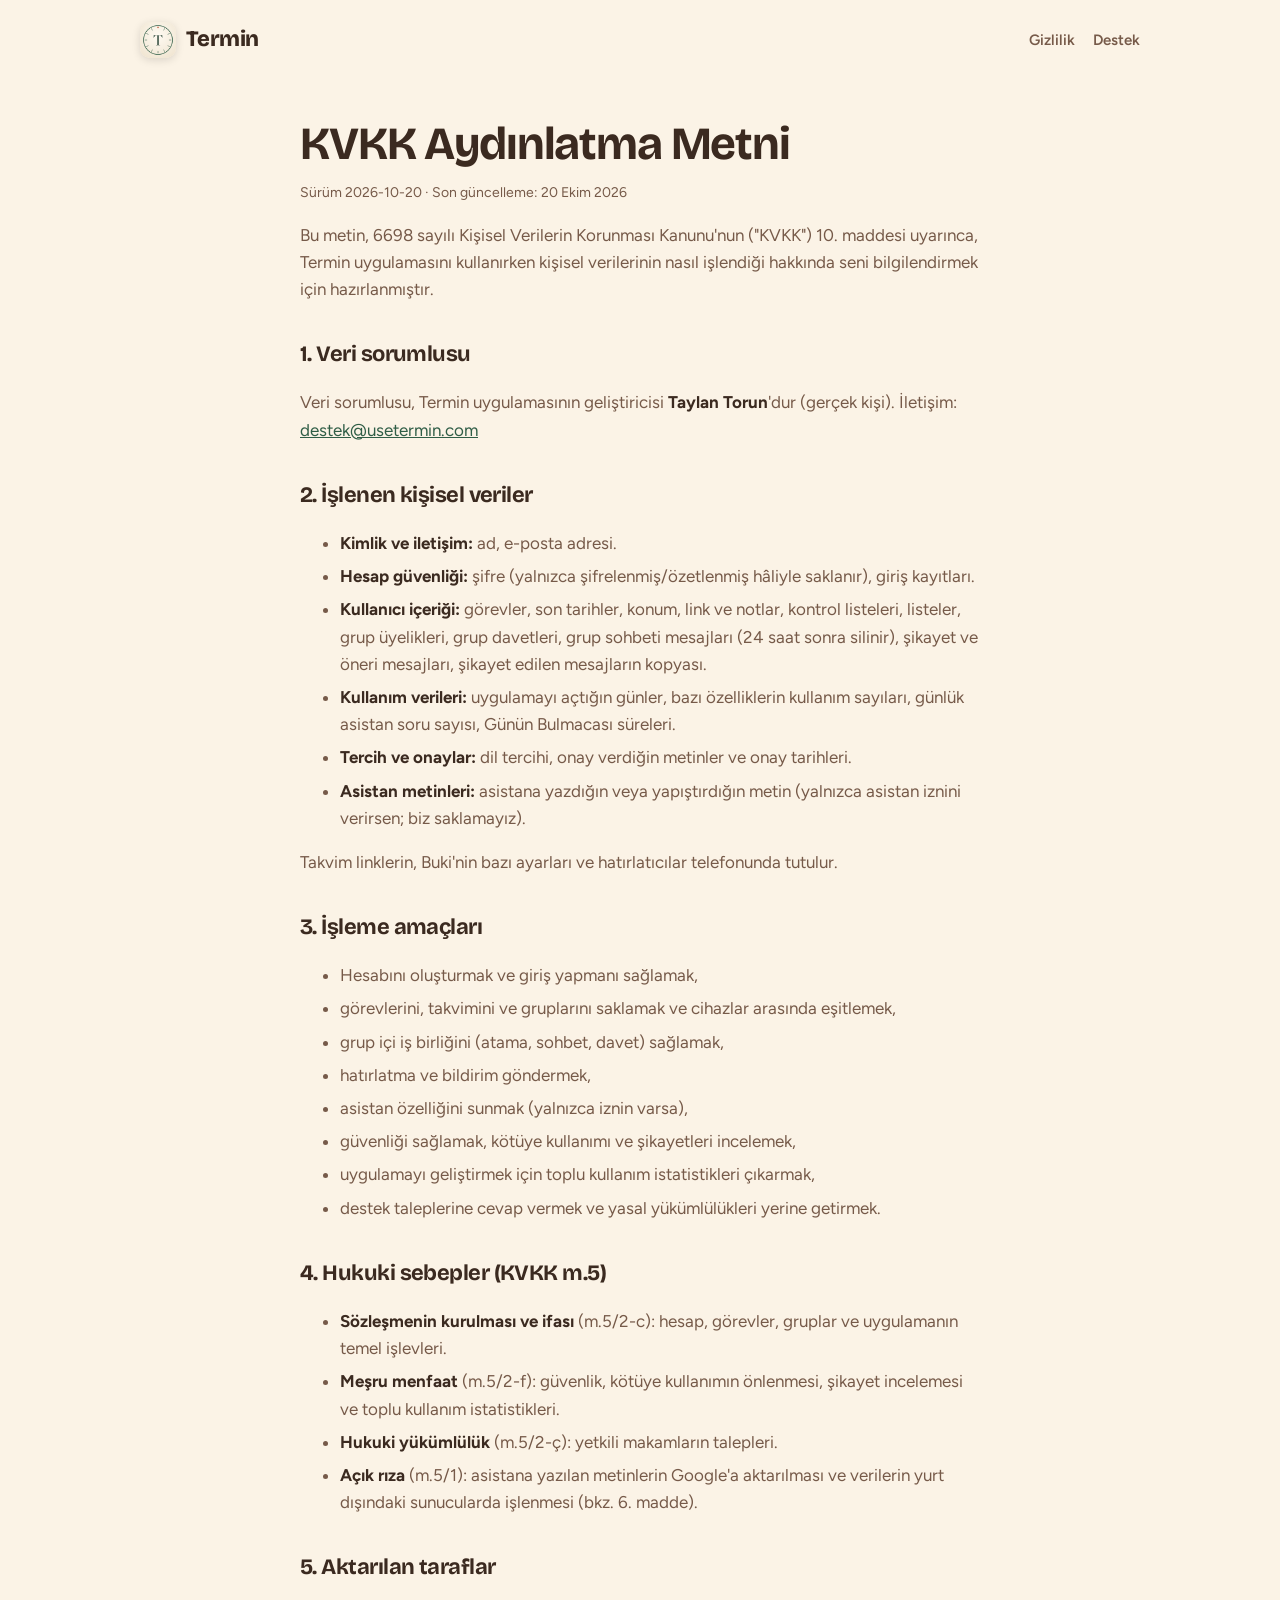
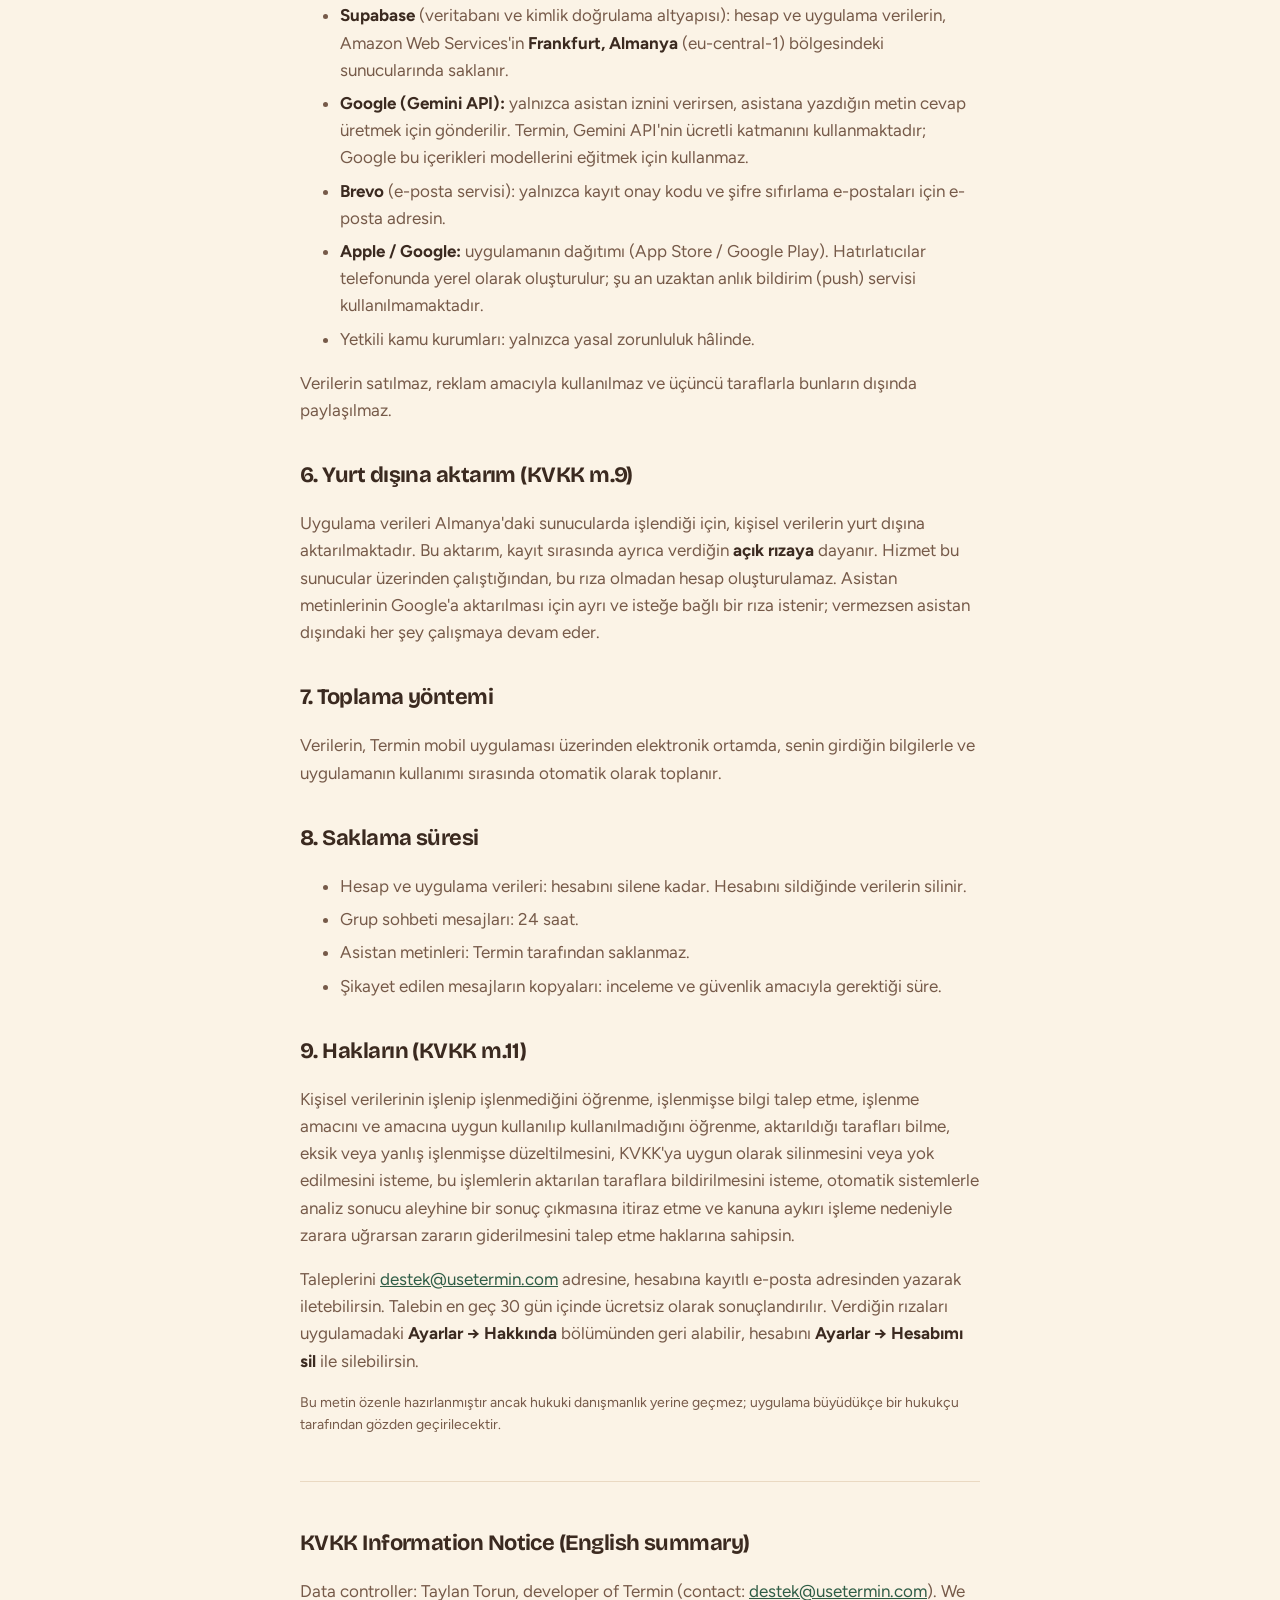
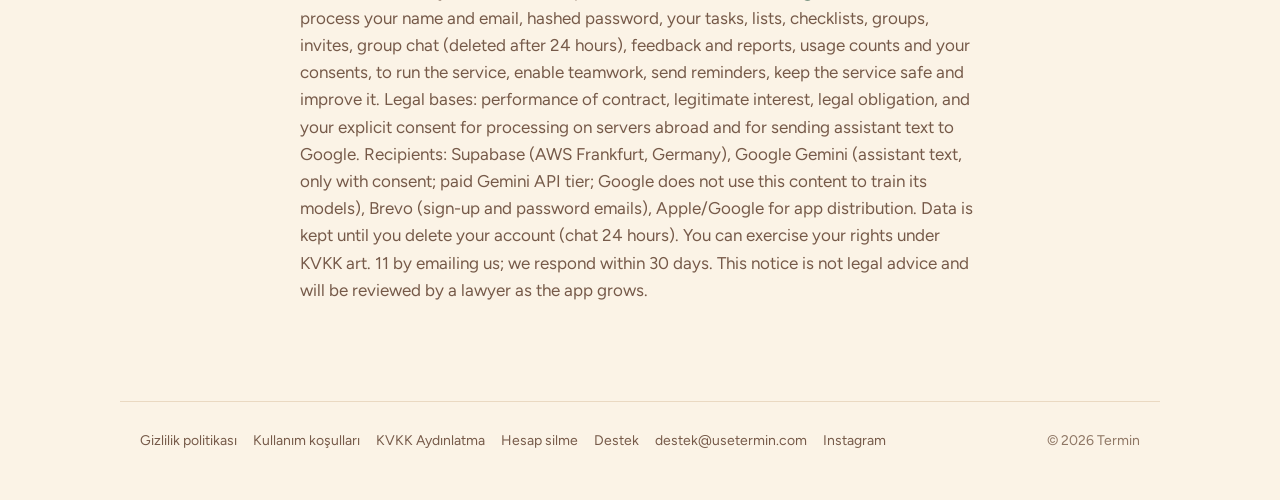
<file: aydinlatma.html>
<!doctype html><html lang="tr"><head><title>KVKK Aydınlatma Metni · Termin</title><meta charset="utf-8"><meta name="viewport" content="width=device-width,initial-scale=1"><link rel="preconnect" href="https://fonts.googleapis.com"><link rel="preconnect" href="https://fonts.gstatic.com" crossorigin><link href="https://fonts.googleapis.com/css2?family=Bricolage+Grotesque:wght@600;800&family=Figtree:wght@400;500;600;700&display=swap" rel="stylesheet"><link rel="stylesheet" href="style.css"><link rel="icon" href="icon.png"><link rel="apple-touch-icon" href="icon.png"></head><body>
<header class="wrap top"><a class="brand" href="./"><img src="icon.png" alt="">Termin</a><nav><a href="gizlilik.html">Gizlilik</a><a href="destek.html">Destek</a></nav></header>
<main class="doc">
<h1>KVKK Aydınlatma Metni</h1>
<p class="meta">Sürüm 2026-10-20 · Son güncelleme: 20 Ekim 2026</p>
<p>Bu metin, 6698 sayılı Kişisel Verilerin Korunması Kanunu'nun ("KVKK") 10. maddesi uyarınca, Termin uygulamasını kullanırken kişisel verilerinin nasıl işlendiği hakkında seni bilgilendirmek için hazırlanmıştır.</p>

<h2>1. Veri sorumlusu</h2>
<p>Veri sorumlusu, Termin uygulamasının geliştiricisi <strong>Taylan Torun</strong>'dur (gerçek kişi). İletişim: <a href="mailto:destek@usetermin.com">destek@usetermin.com</a></p>

<h2>2. İşlenen kişisel veriler</h2>
<ul>
<li><strong>Kimlik ve iletişim:</strong> ad, e-posta adresi.</li>
<li><strong>Hesap güvenliği:</strong> şifre (yalnızca şifrelenmiş/özetlenmiş hâliyle saklanır), giriş kayıtları.</li>
<li><strong>Kullanıcı içeriği:</strong> görevler, son tarihler, konum, link ve notlar, kontrol listeleri, listeler, grup üyelikleri, grup davetleri, grup sohbeti mesajları (24 saat sonra silinir), şikayet ve öneri mesajları, şikayet edilen mesajların kopyası.</li>
<li><strong>Kullanım verileri:</strong> uygulamayı açtığın günler, bazı özelliklerin kullanım sayıları, günlük asistan soru sayısı, Günün Bulmacası süreleri.</li>
<li><strong>Tercih ve onaylar:</strong> dil tercihi, onay verdiğin metinler ve onay tarihleri.</li>
<li><strong>Asistan metinleri:</strong> asistana yazdığın veya yapıştırdığın metin (yalnızca asistan iznini verirsen; biz saklamayız).</li>
</ul>
<p>Takvim linklerin, Buki'nin bazı ayarları ve hatırlatıcılar telefonunda tutulur.</p>

<h2>3. İşleme amaçları</h2>
<ul>
<li>Hesabını oluşturmak ve giriş yapmanı sağlamak,</li>
<li>görevlerini, takvimini ve gruplarını saklamak ve cihazlar arasında eşitlemek,</li>
<li>grup içi iş birliğini (atama, sohbet, davet) sağlamak,</li>
<li>hatırlatma ve bildirim göndermek,</li>
<li>asistan özelliğini sunmak (yalnızca iznin varsa),</li>
<li>güvenliği sağlamak, kötüye kullanımı ve şikayetleri incelemek,</li>
<li>uygulamayı geliştirmek için toplu kullanım istatistikleri çıkarmak,</li>
<li>destek taleplerine cevap vermek ve yasal yükümlülükleri yerine getirmek.</li>
</ul>

<h2>4. Hukuki sebepler (KVKK m.5)</h2>
<ul>
<li><strong>Sözleşmenin kurulması ve ifası</strong> (m.5/2-c): hesap, görevler, gruplar ve uygulamanın temel işlevleri.</li>
<li><strong>Meşru menfaat</strong> (m.5/2-f): güvenlik, kötüye kullanımın önlenmesi, şikayet incelemesi ve toplu kullanım istatistikleri.</li>
<li><strong>Hukuki yükümlülük</strong> (m.5/2-ç): yetkili makamların talepleri.</li>
<li><strong>Açık rıza</strong> (m.5/1): asistana yazılan metinlerin Google'a aktarılması ve verilerin yurt dışındaki sunucularda işlenmesi (bkz. 6. madde).</li>
</ul>

<h2>5. Aktarılan taraflar</h2>
<ul>
<li><strong>Supabase</strong> (veritabanı ve kimlik doğrulama altyapısı): hesap ve uygulama verilerin, Amazon Web Services'in <strong>Frankfurt, Almanya</strong> (eu-central-1) bölgesindeki sunucularında saklanır.</li>
<li><strong>Google (Gemini API):</strong> yalnızca asistan iznini verirsen, asistana yazdığın metin cevap üretmek için gönderilir. Termin, Gemini API'nin ücretli katmanını kullanmaktadır; Google bu içerikleri modellerini eğitmek için kullanmaz.</li>
<li><strong>Brevo</strong> (e-posta servisi): yalnızca kayıt onay kodu ve şifre sıfırlama e-postaları için e-posta adresin.</li>
<li><strong>Apple / Google:</strong> uygulamanın dağıtımı (App Store / Google Play). Hatırlatıcılar telefonunda yerel olarak oluşturulur; şu an uzaktan anlık bildirim (push) servisi kullanılmamaktadır.</li>
<li>Yetkili kamu kurumları: yalnızca yasal zorunluluk hâlinde.</li>
</ul>
<p>Verilerin satılmaz, reklam amacıyla kullanılmaz ve üçüncü taraflarla bunların dışında paylaşılmaz.</p>

<h2>6. Yurt dışına aktarım (KVKK m.9)</h2>
<p>Uygulama verileri Almanya'daki sunucularda işlendiği için, kişisel verilerin yurt dışına aktarılmaktadır. Bu aktarım, kayıt sırasında ayrıca verdiğin <strong>açık rızaya</strong> dayanır. Hizmet bu sunucular üzerinden çalıştığından, bu rıza olmadan hesap oluşturulamaz. Asistan metinlerinin Google'a aktarılması için ayrı ve isteğe bağlı bir rıza istenir; vermezsen asistan dışındaki her şey çalışmaya devam eder.</p>

<h2>7. Toplama yöntemi</h2>
<p>Verilerin, Termin mobil uygulaması üzerinden elektronik ortamda, senin girdiğin bilgilerle ve uygulamanın kullanımı sırasında otomatik olarak toplanır.</p>

<h2>8. Saklama süresi</h2>
<ul>
<li>Hesap ve uygulama verileri: hesabını silene kadar. Hesabını sildiğinde verilerin silinir.</li>
<li>Grup sohbeti mesajları: 24 saat.</li>
<li>Asistan metinleri: Termin tarafından saklanmaz.</li>
<li>Şikayet edilen mesajların kopyaları: inceleme ve güvenlik amacıyla gerektiği süre.</li>
</ul>

<h2>9. Hakların (KVKK m.11)</h2>
<p>Kişisel verilerinin işlenip işlenmediğini öğrenme, işlenmişse bilgi talep etme, işlenme amacını ve amacına uygun kullanılıp kullanılmadığını öğrenme, aktarıldığı tarafları bilme, eksik veya yanlış işlenmişse düzeltilmesini, KVKK'ya uygun olarak silinmesini veya yok edilmesini isteme, bu işlemlerin aktarılan taraflara bildirilmesini isteme, otomatik sistemlerle analiz sonucu aleyhine bir sonuç çıkmasına itiraz etme ve kanuna aykırı işleme nedeniyle zarara uğrarsan zararın giderilmesini talep etme haklarına sahipsin.</p>
<p>Taleplerini <a href="mailto:destek@usetermin.com">destek@usetermin.com</a> adresine, hesabına kayıtlı e-posta adresinden yazarak iletebilirsin. Talebin en geç 30 gün içinde ücretsiz olarak sonuçlandırılır. Verdiğin rızaları uygulamadaki <strong>Ayarlar → Hakkında</strong> bölümünden geri alabilir, hesabını <strong>Ayarlar → Hesabımı sil</strong> ile silebilirsin.</p>

<p class="meta">Bu metin özenle hazırlanmıştır ancak hukuki danışmanlık yerine geçmez; uygulama büyüdükçe bir hukukçu tarafından gözden geçirilecektir.</p>

<hr>
<h2>KVKK Information Notice (English summary)</h2>
<p>Data controller: Taylan Torun, developer of Termin (contact: <a href="mailto:destek@usetermin.com">destek@usetermin.com</a>). We process your name and email, hashed password, your tasks, lists, checklists, groups, invites, group chat (deleted after 24 hours), feedback and reports, usage counts and your consents, to run the service, enable teamwork, send reminders, keep the service safe and improve it. Legal bases: performance of contract, legitimate interest, legal obligation, and your explicit consent for processing on servers abroad and for sending assistant text to Google. Recipients: Supabase (AWS Frankfurt, Germany), Google Gemini (assistant text, only with consent; paid Gemini API tier; Google does not use this content to train its models), Brevo (sign-up and password emails), Apple/Google for app distribution. Data is kept until you delete your account (chat 24 hours). You can exercise your rights under KVKK art. 11 by emailing us; we respond within 30 days. This notice is not legal advice and will be reviewed by a lawyer as the app grows.</p>
</main></main>
<footer class="wrap"><div><a href="gizlilik.html">Gizlilik politikası</a><a href="kosullar.html">Kullanım koşulları</a><a href="aydinlatma.html">KVKK Aydınlatma</a><a href="hesap-silme.html">Hesap silme</a><a href="destek.html">Destek</a><a href="mailto:destek@usetermin.com">destek@usetermin.com</a><a href="https://instagram.com/apptermin" rel="noopener">Instagram</a></div><div>© 2026 Termin</div></footer>
</body></html>
</file>
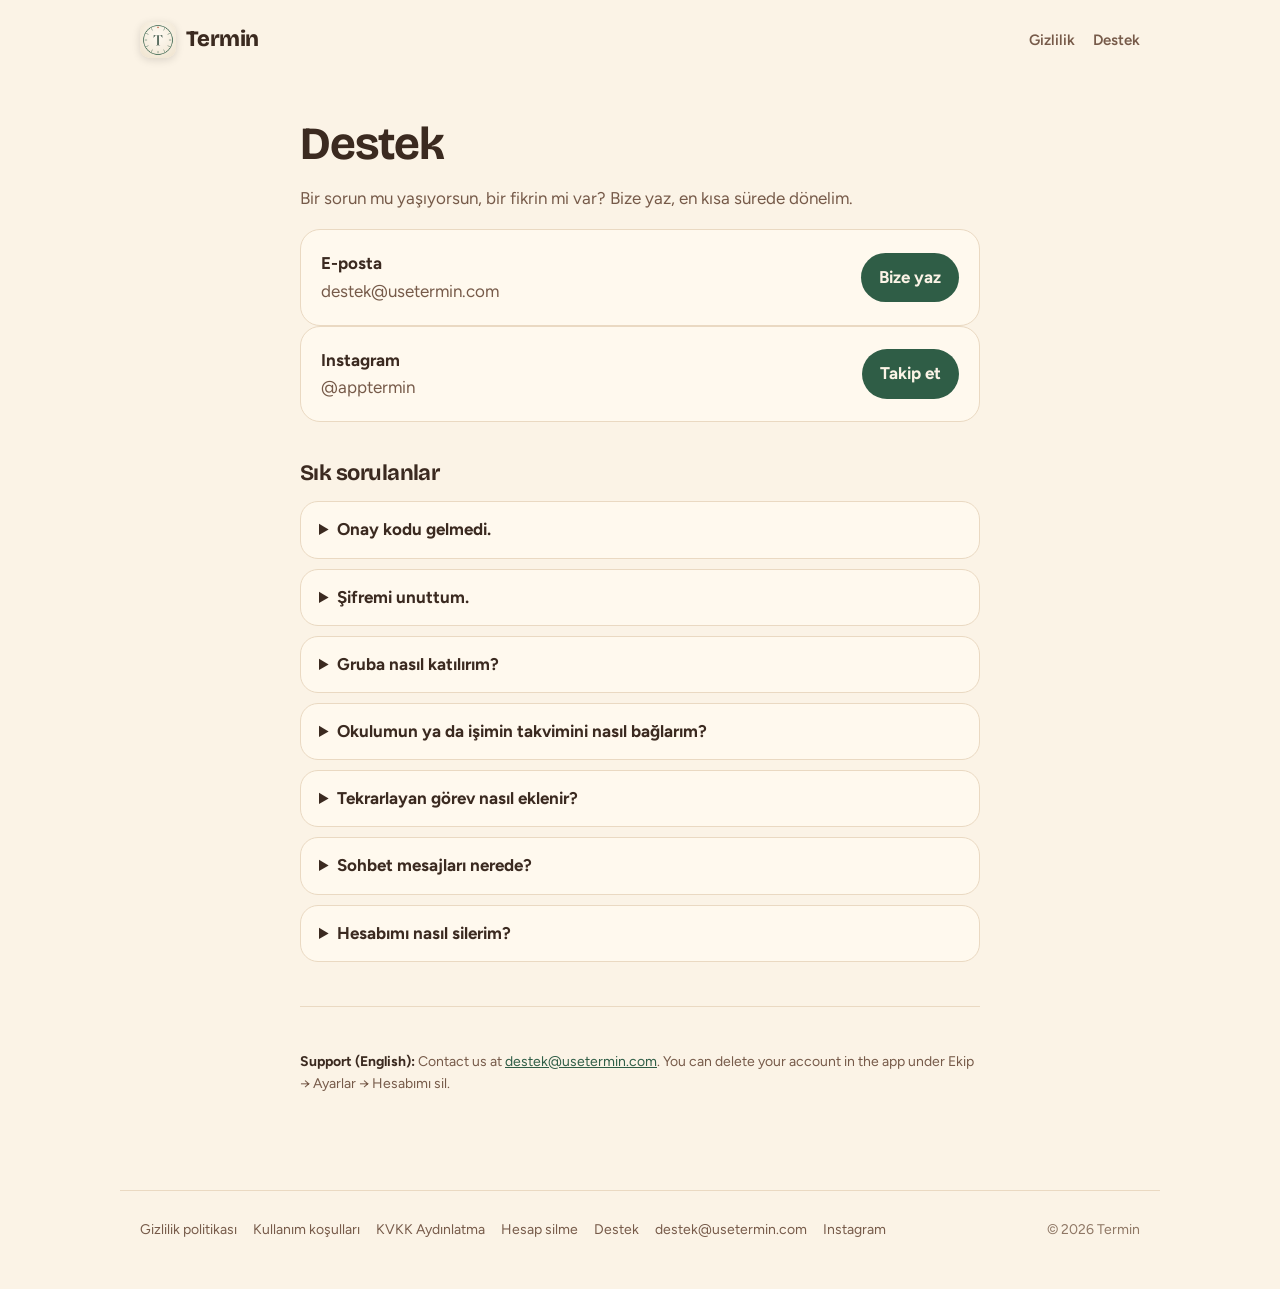
<file: destek.html>
<!doctype html><html lang="tr"><head><title>Destek · Termin</title><meta charset="utf-8"><meta name="viewport" content="width=device-width,initial-scale=1"><link rel="preconnect" href="https://fonts.googleapis.com"><link rel="preconnect" href="https://fonts.gstatic.com" crossorigin><link href="https://fonts.googleapis.com/css2?family=Bricolage+Grotesque:wght@600;800&family=Figtree:wght@400;500;600;700&display=swap" rel="stylesheet"><link rel="stylesheet" href="style.css"><link rel="icon" href="icon.png"><link rel="apple-touch-icon" href="icon.png"></head><body>
<header class="wrap top"><a class="brand" href="./"><img src="icon.png" alt="">Termin</a><nav><a href="gizlilik.html">Gizlilik</a><a href="destek.html">Destek</a></nav></header>
<main class="doc">
<h1>Destek</h1>
<p>Bir sorun mu yaşıyorsun, bir fikrin mi var? Bize yaz, en kısa sürede dönelim.</p>
<div class="card mail"><div><strong>E-posta</strong><br><span style="color:var(--muted)">destek@usetermin.com</span></div><a class="btn" href="mailto:destek@usetermin.com">Bize yaz</a></div>
<div class="card mail"><div><strong>Instagram</strong><br><span style="color:var(--muted)">@apptermin</span></div><a class="btn" href="https://instagram.com/apptermin" rel="noopener">Takip et</a></div>
<h2>Sık sorulanlar</h2>
<details><summary>Onay kodu gelmedi.</summary><p>Spam / gereksiz klasörüne bak. Gelmediyse uygulamada "Yeni kod gönder"e bas.</p></details>
<details><summary>Şifremi unuttum.</summary><p>Giriş ekranında "Şifremi unuttum"a dokun, mailine gelen linki telefonunda aç.</p></details>
<details><summary>Gruba nasıl katılırım?</summary><p>Arkadaşından davet kodunu iste, Ekip → "+ Yeni" → "Ekibe katıl".</p></details>
<details><summary>Okulumun ya da işimin takvimini nasıl bağlarım?</summary><p>Takvim sekmesinde sağ üstteki takvim+ simgesine dokun, Google, Outlook, Moodle, SUCourse ya da başka bir takvimin iCal linkini yapıştır, "Takvime Dahil Et"e bas.</p></details>
<details><summary>Tekrarlayan görev nasıl eklenir?</summary><p>Görev eklerken ya da düzenlerken "Tekrar" satırına dokun: her gün, 2 günde bir, her hafta, 2 haftada bir, her ay ya da özel aralık seç. Görevi bitirince sıradaki kendiliğinden eklenir.</p></details>
<details><summary>Sohbet mesajları nerede?</summary><p>Grup sohbeti mesajları 24 saat sonra otomatik silinir.</p></details>
<details><summary>Hesabımı nasıl silerim?</summary><p>Ekip → Ayarlar → "Hesabımı sil". Tüm verilerin kalıcı olarak silinir.</p></details>
<hr>
<p class="meta"><strong>Support (English):</strong> Contact us at <a href="mailto:destek@usetermin.com">destek@usetermin.com</a>. You can delete your account in the app under Ekip → Ayarlar → Hesabımı sil.</p>
</main>
<footer class="wrap"><div><a href="gizlilik.html">Gizlilik politikası</a><a href="kosullar.html">Kullanım koşulları</a><a href="aydinlatma.html">KVKK Aydınlatma</a><a href="hesap-silme.html">Hesap silme</a><a href="destek.html">Destek</a><a href="mailto:destek@usetermin.com">destek@usetermin.com</a><a href="https://instagram.com/apptermin" rel="noopener">Instagram</a></div><div>© 2026 Termin</div></footer>
</body></html>
</file>
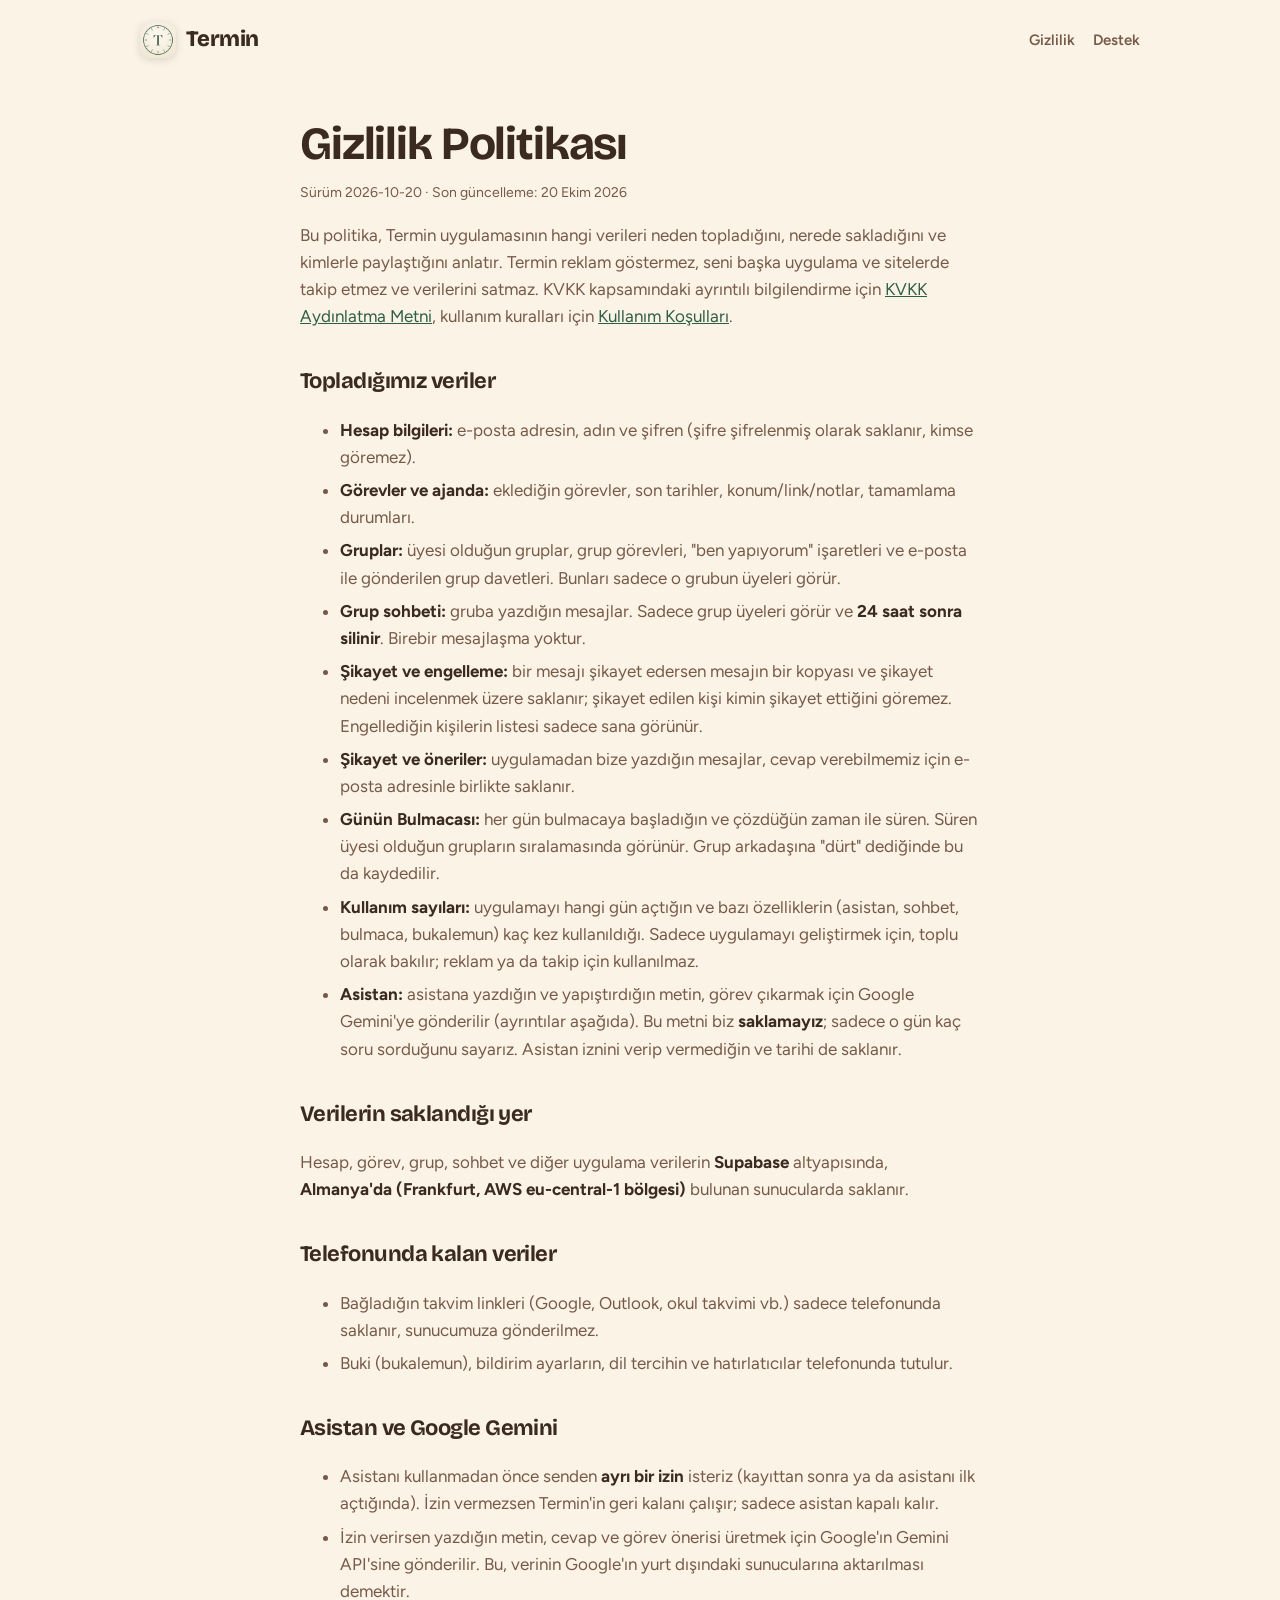
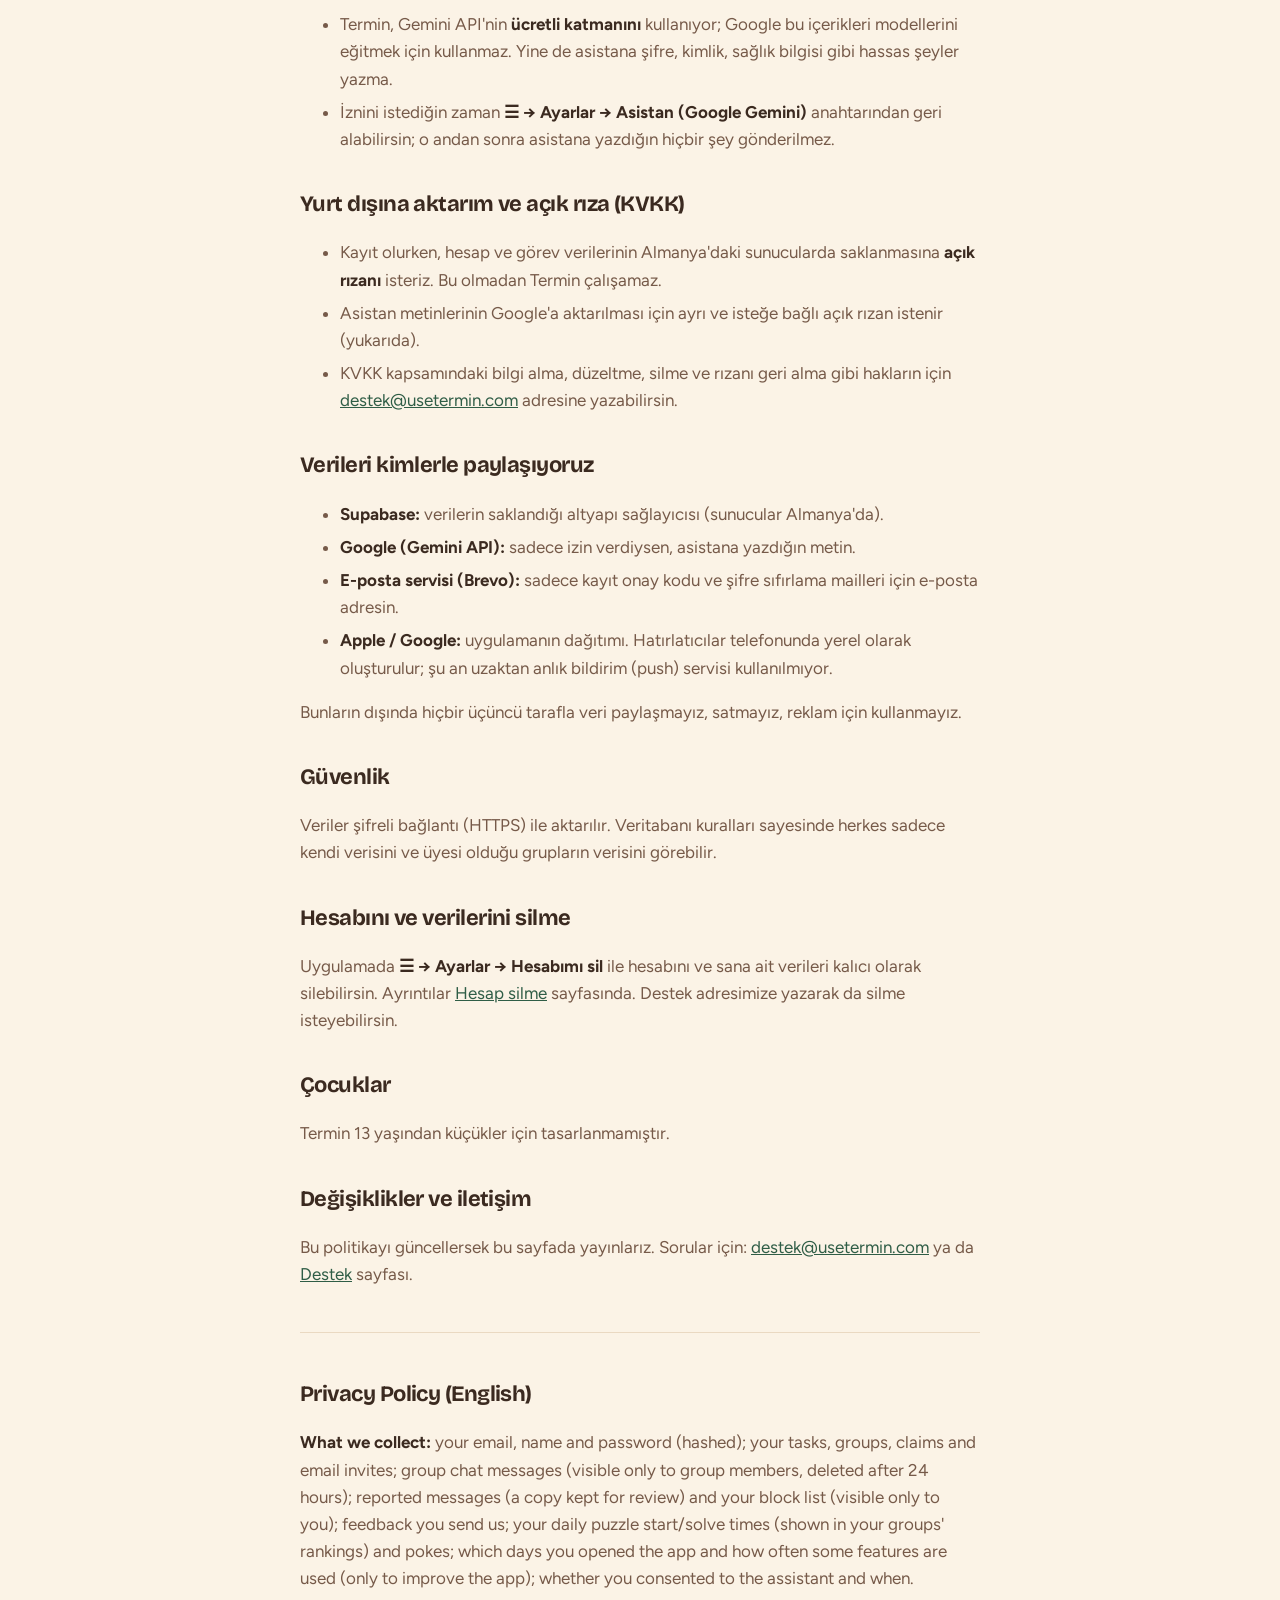
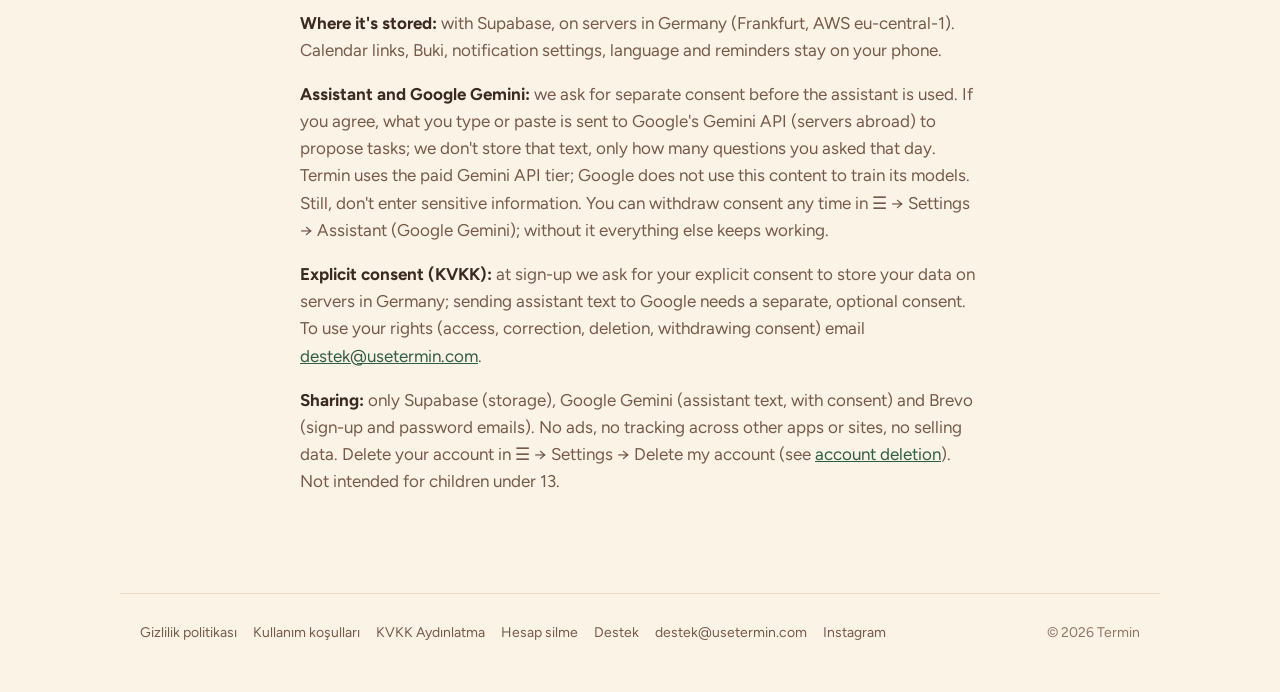
<file: gizlilik.html>
<!doctype html><html lang="tr"><head><title>Gizlilik Politikası · Termin</title><meta charset="utf-8"><meta name="viewport" content="width=device-width,initial-scale=1"><link rel="preconnect" href="https://fonts.googleapis.com"><link rel="preconnect" href="https://fonts.gstatic.com" crossorigin><link href="https://fonts.googleapis.com/css2?family=Bricolage+Grotesque:wght@600;800&family=Figtree:wght@400;500;600;700&display=swap" rel="stylesheet"><link rel="stylesheet" href="style.css"><link rel="icon" href="icon.png"><link rel="apple-touch-icon" href="icon.png"></head><body>
<header class="wrap top"><a class="brand" href="./"><img src="icon.png" alt="">Termin</a><nav><a href="gizlilik.html">Gizlilik</a><a href="destek.html">Destek</a></nav></header>
<main class="doc">
<h1>Gizlilik Politikası</h1>
<p class="meta">Sürüm 2026-10-20 · Son güncelleme: 20 Ekim 2026</p>
<p>Bu politika, Termin uygulamasının hangi verileri neden topladığını, nerede sakladığını ve kimlerle paylaştığını anlatır. Termin reklam göstermez, seni başka uygulama ve sitelerde takip etmez ve verilerini satmaz. KVKK kapsamındaki ayrıntılı bilgilendirme için <a href="aydinlatma.html">KVKK Aydınlatma Metni</a>, kullanım kuralları için <a href="kosullar.html">Kullanım Koşulları</a>.</p>

<h2>Topladığımız veriler</h2>
<ul>
<li><strong>Hesap bilgileri:</strong> e-posta adresin, adın ve şifren (şifre şifrelenmiş olarak saklanır, kimse göremez).</li>
<li><strong>Görevler ve ajanda:</strong> eklediğin görevler, son tarihler, konum/link/notlar, tamamlama durumları.</li>
<li><strong>Gruplar:</strong> üyesi olduğun gruplar, grup görevleri, "ben yapıyorum" işaretleri ve e-posta ile gönderilen grup davetleri. Bunları sadece o grubun üyeleri görür.</li>
<li><strong>Grup sohbeti:</strong> gruba yazdığın mesajlar. Sadece grup üyeleri görür ve <strong>24 saat sonra silinir</strong>. Birebir mesajlaşma yoktur.</li>
<li><strong>Şikayet ve engelleme:</strong> bir mesajı şikayet edersen mesajın bir kopyası ve şikayet nedeni incelenmek üzere saklanır; şikayet edilen kişi kimin şikayet ettiğini göremez. Engellediğin kişilerin listesi sadece sana görünür.</li>
<li><strong>Şikayet ve öneriler:</strong> uygulamadan bize yazdığın mesajlar, cevap verebilmemiz için e-posta adresinle birlikte saklanır.</li>
<li><strong>Günün Bulmacası:</strong> her gün bulmacaya başladığın ve çözdüğün zaman ile süren. Süren üyesi olduğun grupların sıralamasında görünür. Grup arkadaşına "dürt" dediğinde bu da kaydedilir.</li>
<li><strong>Kullanım sayıları:</strong> uygulamayı hangi gün açtığın ve bazı özelliklerin (asistan, sohbet, bulmaca, bukalemun) kaç kez kullanıldığı. Sadece uygulamayı geliştirmek için, toplu olarak bakılır; reklam ya da takip için kullanılmaz.</li>
<li><strong>Asistan:</strong> asistana yazdığın ve yapıştırdığın metin, görev çıkarmak için Google Gemini'ye gönderilir (ayrıntılar aşağıda). Bu metni biz <strong>saklamayız</strong>; sadece o gün kaç soru sorduğunu sayarız. Asistan iznini verip vermediğin ve tarihi de saklanır.</li>
</ul>

<h2>Verilerin saklandığı yer</h2>
<p>Hesap, görev, grup, sohbet ve diğer uygulama verilerin <strong>Supabase</strong> altyapısında, <strong>Almanya'da (Frankfurt, AWS eu-central-1 bölgesi)</strong> bulunan sunucularda saklanır.</p>

<h2>Telefonunda kalan veriler</h2>
<ul>
<li>Bağladığın takvim linkleri (Google, Outlook, okul takvimi vb.) sadece telefonunda saklanır, sunucumuza gönderilmez.</li>
<li>Buki (bukalemun), bildirim ayarların, dil tercihin ve hatırlatıcılar telefonunda tutulur.</li>
</ul>

<h2>Asistan ve Google Gemini</h2>
<ul>
<li>Asistanı kullanmadan önce senden <strong>ayrı bir izin</strong> isteriz (kayıttan sonra ya da asistanı ilk açtığında). İzin vermezsen Termin'in geri kalanı çalışır; sadece asistan kapalı kalır.</li>
<li>İzin verirsen yazdığın metin, cevap ve görev önerisi üretmek için Google'ın Gemini API'sine gönderilir. Bu, verinin Google'ın yurt dışındaki sunucularına aktarılması demektir.</li>
<li>Termin, Gemini API'nin <strong>ücretli katmanını</strong> kullanıyor; Google bu içerikleri modellerini eğitmek için kullanmaz. Yine de asistana şifre, kimlik, sağlık bilgisi gibi hassas şeyler yazma.</li>
<li>İznini istediğin zaman <strong>☰ → Ayarlar → Asistan (Google Gemini)</strong> anahtarından geri alabilirsin; o andan sonra asistana yazdığın hiçbir şey gönderilmez.</li>
</ul>

<h2>Yurt dışına aktarım ve açık rıza (KVKK)</h2>
<ul>
<li>Kayıt olurken, hesap ve görev verilerinin Almanya'daki sunucularda saklanmasına <strong>açık rızanı</strong> isteriz. Bu olmadan Termin çalışamaz.</li>
<li>Asistan metinlerinin Google'a aktarılması için ayrı ve isteğe bağlı açık rızan istenir (yukarıda).</li>
<li>KVKK kapsamındaki bilgi alma, düzeltme, silme ve rızanı geri alma gibi hakların için <a href="mailto:destek@usetermin.com">destek@usetermin.com</a> adresine yazabilirsin.</li>
</ul>

<h2>Verileri kimlerle paylaşıyoruz</h2>
<ul>
<li><strong>Supabase:</strong> verilerin saklandığı altyapı sağlayıcısı (sunucular Almanya'da).</li>
<li><strong>Google (Gemini API):</strong> sadece izin verdiysen, asistana yazdığın metin.</li>
<li><strong>E-posta servisi (Brevo):</strong> sadece kayıt onay kodu ve şifre sıfırlama mailleri için e-posta adresin.</li>
<li><strong>Apple / Google:</strong> uygulamanın dağıtımı. Hatırlatıcılar telefonunda yerel olarak oluşturulur; şu an uzaktan anlık bildirim (push) servisi kullanılmıyor.</li>
</ul>
<p>Bunların dışında hiçbir üçüncü tarafla veri paylaşmayız, satmayız, reklam için kullanmayız.</p>

<h2>Güvenlik</h2>
<p>Veriler şifreli bağlantı (HTTPS) ile aktarılır. Veritabanı kuralları sayesinde herkes sadece kendi verisini ve üyesi olduğu grupların verisini görebilir.</p>

<h2>Hesabını ve verilerini silme</h2>
<p>Uygulamada <strong>☰ → Ayarlar → Hesabımı sil</strong> ile hesabını ve sana ait verileri kalıcı olarak silebilirsin. Ayrıntılar <a href="hesap-silme.html">Hesap silme</a> sayfasında. Destek adresimize yazarak da silme isteyebilirsin.</p>

<h2>Çocuklar</h2>
<p>Termin 13 yaşından küçükler için tasarlanmamıştır.</p>

<h2>Değişiklikler ve iletişim</h2>
<p>Bu politikayı güncellersek bu sayfada yayınlarız. Sorular için: <a href="mailto:destek@usetermin.com">destek@usetermin.com</a> ya da <a href="destek.html">Destek</a> sayfası.</p>

<hr>
<h2>Privacy Policy (English)</h2>
<p><strong>What we collect:</strong> your email, name and password (hashed); your tasks, groups, claims and email invites; group chat messages (visible only to group members, deleted after 24 hours); reported messages (a copy kept for review) and your block list (visible only to you); feedback you send us; your daily puzzle start/solve times (shown in your groups' rankings) and pokes; which days you opened the app and how often some features are used (only to improve the app); whether you consented to the assistant and when.</p>
<p><strong>Where it's stored:</strong> with Supabase, on servers in Germany (Frankfurt, AWS eu-central-1). Calendar links, Buki, notification settings, language and reminders stay on your phone.</p>
<p><strong>Assistant and Google Gemini:</strong> we ask for separate consent before the assistant is used. If you agree, what you type or paste is sent to Google's Gemini API (servers abroad) to propose tasks; we don't store that text, only how many questions you asked that day. Termin uses the paid Gemini API tier; Google does not use this content to train its models. Still, don't enter sensitive information. You can withdraw consent any time in ☰ → Settings → Assistant (Google Gemini); without it everything else keeps working.</p>
<p><strong>Explicit consent (KVKK):</strong> at sign-up we ask for your explicit consent to store your data on servers in Germany; sending assistant text to Google needs a separate, optional consent. To use your rights (access, correction, deletion, withdrawing consent) email <a href="mailto:destek@usetermin.com">destek@usetermin.com</a>.</p>
<p><strong>Sharing:</strong> only Supabase (storage), Google Gemini (assistant text, with consent) and Brevo (sign-up and password emails). No ads, no tracking across other apps or sites, no selling data. Delete your account in ☰ → Settings → Delete my account (see <a href="hesap-silme.html">account deletion</a>). Not intended for children under 13.</p>
</main>
<footer class="wrap"><div><a href="gizlilik.html">Gizlilik politikası</a><a href="kosullar.html">Kullanım koşulları</a><a href="aydinlatma.html">KVKK Aydınlatma</a><a href="hesap-silme.html">Hesap silme</a><a href="destek.html">Destek</a><a href="mailto:destek@usetermin.com">destek@usetermin.com</a><a href="https://instagram.com/apptermin" rel="noopener">Instagram</a></div><div>© 2026 Termin</div></footer>
</body></html>
</file>
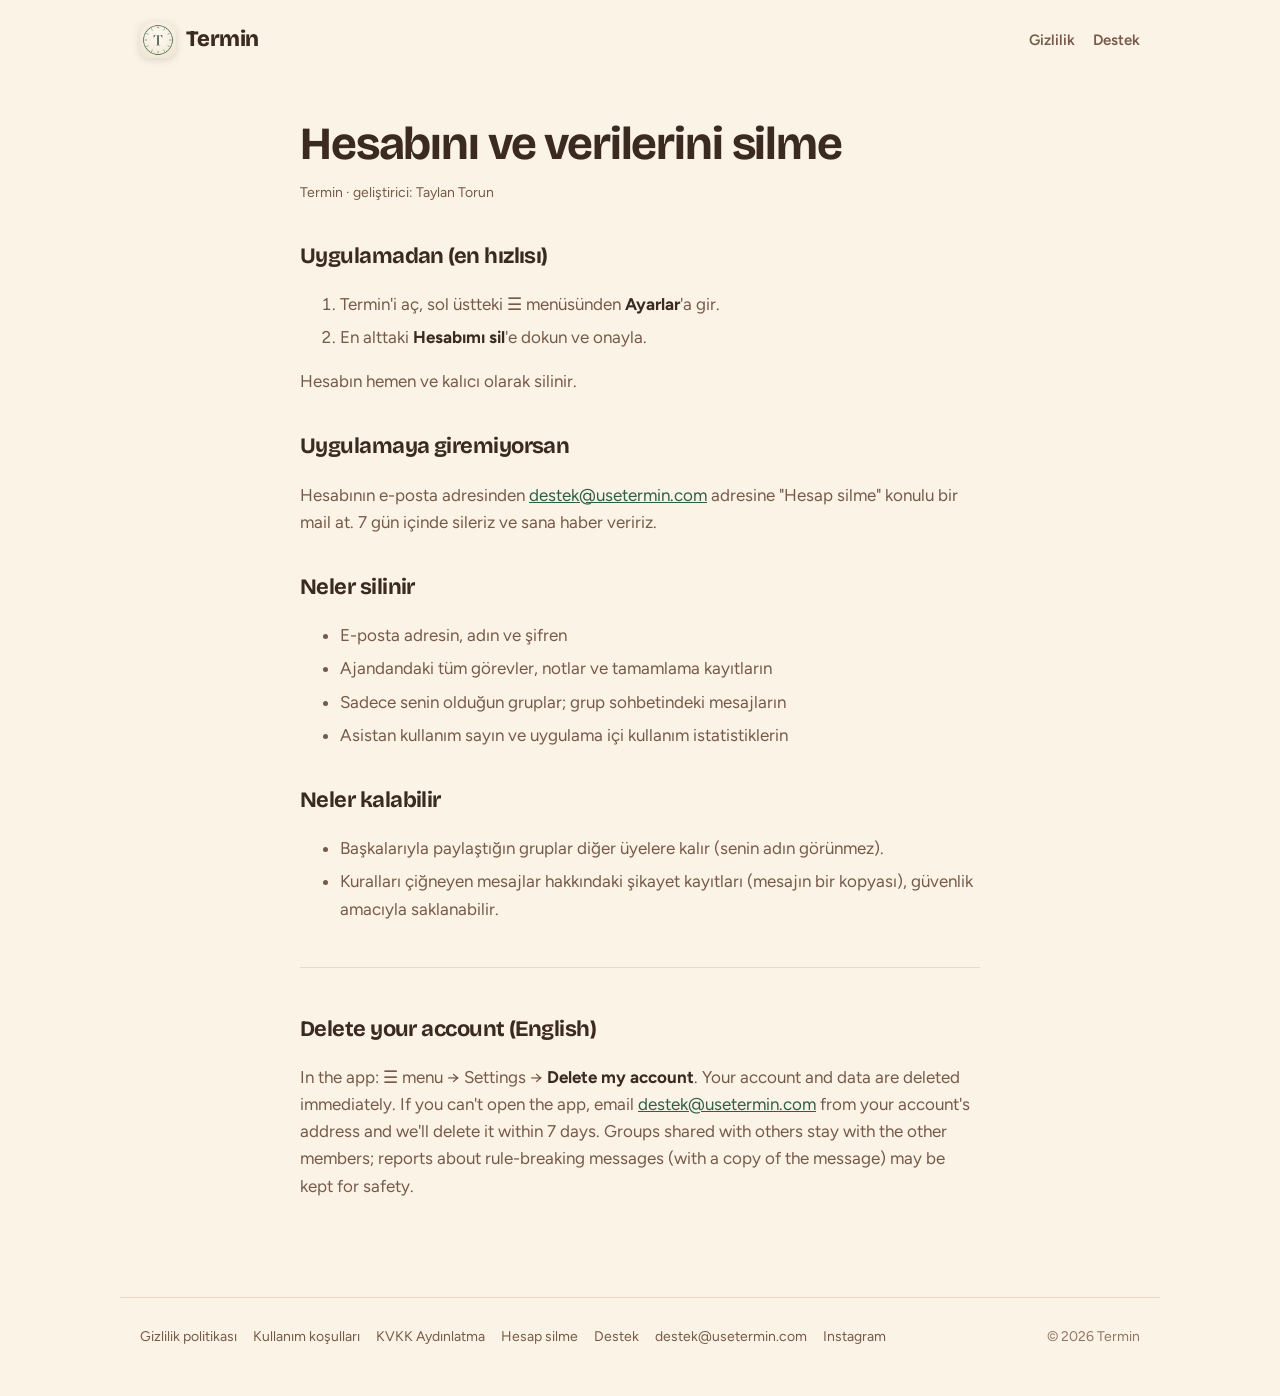
<file: hesap-silme.html>
<!doctype html><html lang="tr"><head><title>Hesap Silme · Termin</title><meta charset="utf-8"><meta name="viewport" content="width=device-width,initial-scale=1"><link rel="preconnect" href="https://fonts.googleapis.com"><link rel="preconnect" href="https://fonts.gstatic.com" crossorigin><link href="https://fonts.googleapis.com/css2?family=Bricolage+Grotesque:wght@600;800&family=Figtree:wght@400;500;600;700&display=swap" rel="stylesheet"><link rel="stylesheet" href="style.css"><link rel="icon" href="icon.png"><link rel="apple-touch-icon" href="icon.png"></head><body>
<header class="wrap top"><a class="brand" href="./"><img src="icon.png" alt="">Termin</a><nav><a href="gizlilik.html">Gizlilik</a><a href="destek.html">Destek</a></nav></header>
<main class="doc">
<h1>Hesabını ve verilerini silme</h1>
<p class="meta">Termin · geliştirici: Taylan Torun</p>

<h2>Uygulamadan (en hızlısı)</h2>
<ol>
<li>Termin'i aç, sol üstteki ☰ menüsünden <strong>Ayarlar</strong>'a gir.</li>
<li>En alttaki <strong>Hesabımı sil</strong>'e dokun ve onayla.</li>
</ol>
<p>Hesabın hemen ve kalıcı olarak silinir.</p>

<h2>Uygulamaya giremiyorsan</h2>
<p>Hesabının e-posta adresinden <a href="mailto:destek@usetermin.com?subject=Hesap%20silme">destek@usetermin.com</a> adresine "Hesap silme" konulu bir mail at. 7 gün içinde sileriz ve sana haber veririz.</p>

<h2>Neler silinir</h2>
<ul>
<li>E-posta adresin, adın ve şifren</li>
<li>Ajandandaki tüm görevler, notlar ve tamamlama kayıtların</li>
<li>Sadece senin olduğun gruplar; grup sohbetindeki mesajların</li>
<li>Asistan kullanım sayın ve uygulama içi kullanım istatistiklerin</li>
</ul>
<h2>Neler kalabilir</h2>
<ul>
<li>Başkalarıyla paylaştığın gruplar diğer üyelere kalır (senin adın görünmez).</li>
<li>Kuralları çiğneyen mesajlar hakkındaki şikayet kayıtları (mesajın bir kopyası), güvenlik amacıyla saklanabilir.</li>
</ul>

<hr>
<h2>Delete your account (English)</h2>
<p>In the app: ☰ menu → Settings → <strong>Delete my account</strong>. Your account and data are deleted immediately. If you can't open the app, email <a href="mailto:destek@usetermin.com?subject=Delete%20account">destek@usetermin.com</a> from your account's address and we'll delete it within 7 days. Groups shared with others stay with the other members; reports about rule-breaking messages (with a copy of the message) may be kept for safety.</p>
</main>
<footer class="wrap"><div><a href="gizlilik.html">Gizlilik politikası</a><a href="kosullar.html">Kullanım koşulları</a><a href="aydinlatma.html">KVKK Aydınlatma</a><a href="hesap-silme.html">Hesap silme</a><a href="destek.html">Destek</a><a href="mailto:destek@usetermin.com">destek@usetermin.com</a><a href="https://instagram.com/apptermin" rel="noopener">Instagram</a></div><div>© 2026 Termin</div></footer>
</body></html>
</file>
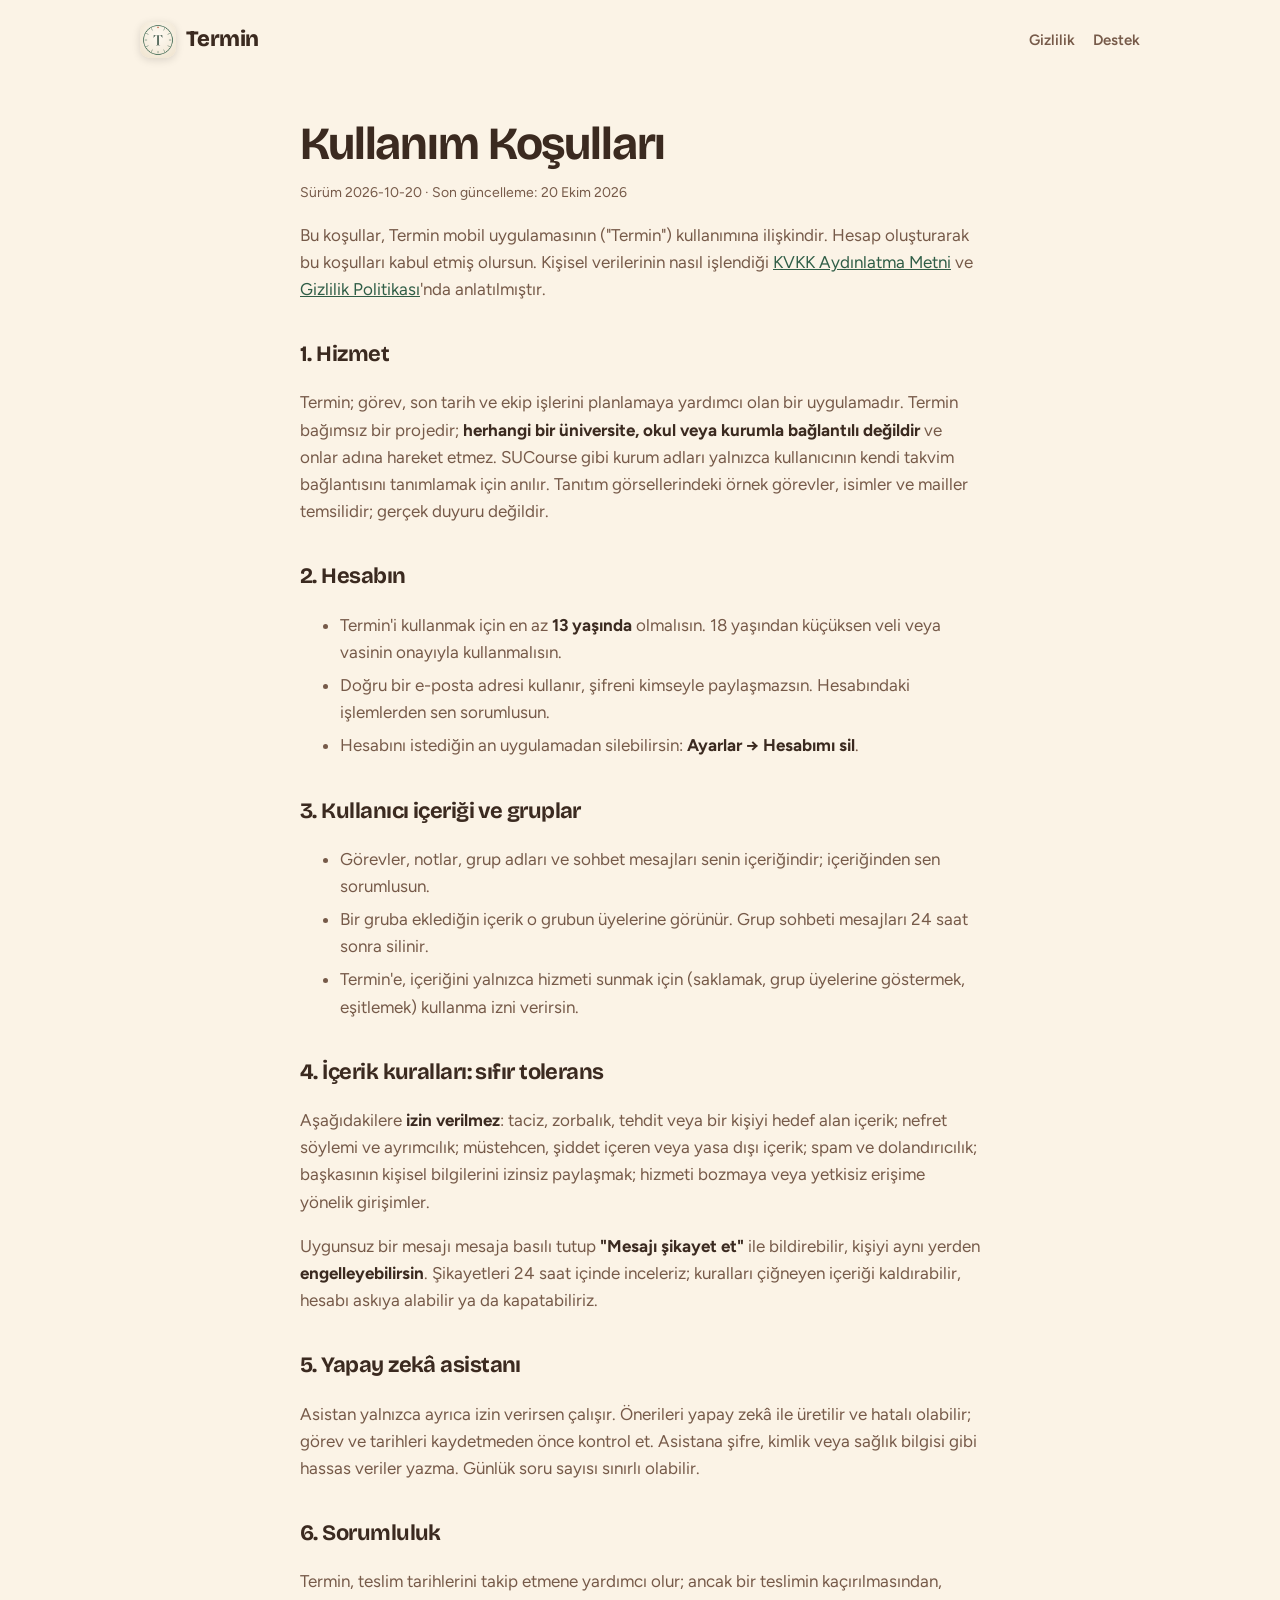
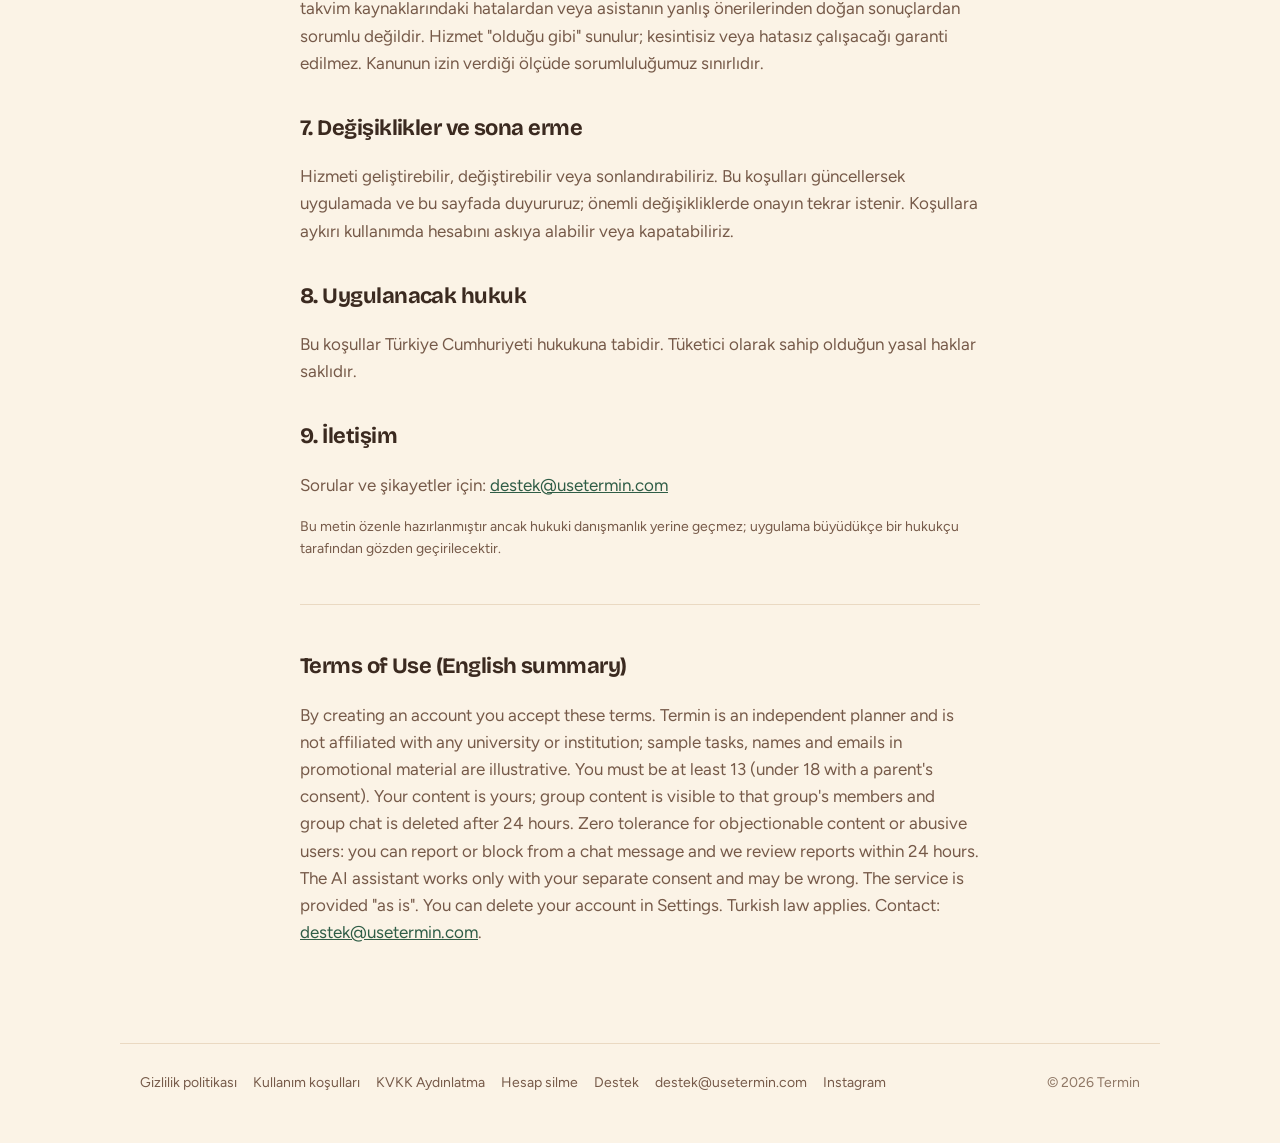
<file: kosullar.html>
<!doctype html><html lang="tr"><head><title>Kullanım Koşulları · Termin</title><meta charset="utf-8"><meta name="viewport" content="width=device-width,initial-scale=1"><link rel="preconnect" href="https://fonts.googleapis.com"><link rel="preconnect" href="https://fonts.gstatic.com" crossorigin><link href="https://fonts.googleapis.com/css2?family=Bricolage+Grotesque:wght@600;800&family=Figtree:wght@400;500;600;700&display=swap" rel="stylesheet"><link rel="stylesheet" href="style.css"><link rel="icon" href="icon.png"><link rel="apple-touch-icon" href="icon.png"></head><body>
<header class="wrap top"><a class="brand" href="./"><img src="icon.png" alt="">Termin</a><nav><a href="gizlilik.html">Gizlilik</a><a href="destek.html">Destek</a></nav></header>
<main class="doc">
<h1>Kullanım Koşulları</h1>
<p class="meta">Sürüm 2026-10-20 · Son güncelleme: 20 Ekim 2026</p>
<p>Bu koşullar, Termin mobil uygulamasının ("Termin") kullanımına ilişkindir. Hesap oluşturarak bu koşulları kabul etmiş olursun. Kişisel verilerinin nasıl işlendiği <a href="aydinlatma.html">KVKK Aydınlatma Metni</a> ve <a href="gizlilik.html">Gizlilik Politikası</a>'nda anlatılmıştır.</p>

<h2>1. Hizmet</h2>
<p>Termin; görev, son tarih ve ekip işlerini planlamaya yardımcı olan bir uygulamadır. Termin bağımsız bir projedir; <strong>herhangi bir üniversite, okul veya kurumla bağlantılı değildir</strong> ve onlar adına hareket etmez. SUCourse gibi kurum adları yalnızca kullanıcının kendi takvim bağlantısını tanımlamak için anılır. Tanıtım görsellerindeki örnek görevler, isimler ve mailler temsilidir; gerçek duyuru değildir.</p>

<h2>2. Hesabın</h2>
<ul>
<li>Termin'i kullanmak için en az <strong>13 yaşında</strong> olmalısın. 18 yaşından küçüksen veli veya vasinin onayıyla kullanmalısın.</li>
<li>Doğru bir e-posta adresi kullanır, şifreni kimseyle paylaşmazsın. Hesabındaki işlemlerden sen sorumlusun.</li>
<li>Hesabını istediğin an uygulamadan silebilirsin: <strong>Ayarlar → Hesabımı sil</strong>.</li>
</ul>

<h2>3. Kullanıcı içeriği ve gruplar</h2>
<ul>
<li>Görevler, notlar, grup adları ve sohbet mesajları senin içeriğindir; içeriğinden sen sorumlusun.</li>
<li>Bir gruba eklediğin içerik o grubun üyelerine görünür. Grup sohbeti mesajları 24 saat sonra silinir.</li>
<li>Termin'e, içeriğini yalnızca hizmeti sunmak için (saklamak, grup üyelerine göstermek, eşitlemek) kullanma izni verirsin.</li>
</ul>

<h2>4. İçerik kuralları: sıfır tolerans</h2>
<p>Aşağıdakilere <strong>izin verilmez</strong>: taciz, zorbalık, tehdit veya bir kişiyi hedef alan içerik; nefret söylemi ve ayrımcılık; müstehcen, şiddet içeren veya yasa dışı içerik; spam ve dolandırıcılık; başkasının kişisel bilgilerini izinsiz paylaşmak; hizmeti bozmaya veya yetkisiz erişime yönelik girişimler.</p>
<p>Uygunsuz bir mesajı mesaja basılı tutup <strong>"Mesajı şikayet et"</strong> ile bildirebilir, kişiyi aynı yerden <strong>engelleyebilirsin</strong>. Şikayetleri 24 saat içinde inceleriz; kuralları çiğneyen içeriği kaldırabilir, hesabı askıya alabilir ya da kapatabiliriz.</p>

<h2>5. Yapay zekâ asistanı</h2>
<p>Asistan yalnızca ayrıca izin verirsen çalışır. Önerileri yapay zekâ ile üretilir ve hatalı olabilir; görev ve tarihleri kaydetmeden önce kontrol et. Asistana şifre, kimlik veya sağlık bilgisi gibi hassas veriler yazma. Günlük soru sayısı sınırlı olabilir.</p>

<h2>6. Sorumluluk</h2>
<p>Termin, teslim tarihlerini takip etmene yardımcı olur; ancak bir teslimin kaçırılmasından, takvim kaynaklarındaki hatalardan veya asistanın yanlış önerilerinden doğan sonuçlardan sorumlu değildir. Hizmet "olduğu gibi" sunulur; kesintisiz veya hatasız çalışacağı garanti edilmez. Kanunun izin verdiği ölçüde sorumluluğumuz sınırlıdır.</p>

<h2>7. Değişiklikler ve sona erme</h2>
<p>Hizmeti geliştirebilir, değiştirebilir veya sonlandırabiliriz. Bu koşulları güncellersek uygulamada ve bu sayfada duyururuz; önemli değişikliklerde onayın tekrar istenir. Koşullara aykırı kullanımda hesabını askıya alabilir veya kapatabiliriz.</p>

<h2>8. Uygulanacak hukuk</h2>
<p>Bu koşullar Türkiye Cumhuriyeti hukukuna tabidir. Tüketici olarak sahip olduğun yasal haklar saklıdır.</p>

<h2>9. İletişim</h2>
<p>Sorular ve şikayetler için: <a href="mailto:destek@usetermin.com">destek@usetermin.com</a></p>
<p class="meta">Bu metin özenle hazırlanmıştır ancak hukuki danışmanlık yerine geçmez; uygulama büyüdükçe bir hukukçu tarafından gözden geçirilecektir.</p>

<hr>
<h2>Terms of Use (English summary)</h2>
<p>By creating an account you accept these terms. Termin is an independent planner and is not affiliated with any university or institution; sample tasks, names and emails in promotional material are illustrative. You must be at least 13 (under 18 with a parent's consent). Your content is yours; group content is visible to that group's members and group chat is deleted after 24 hours. Zero tolerance for objectionable content or abusive users: you can report or block from a chat message and we review reports within 24 hours. The AI assistant works only with your separate consent and may be wrong. The service is provided "as is". You can delete your account in Settings. Turkish law applies. Contact: <a href="mailto:destek@usetermin.com">destek@usetermin.com</a>.</p>
</main>
<footer class="wrap"><div><a href="gizlilik.html">Gizlilik politikası</a><a href="kosullar.html">Kullanım koşulları</a><a href="aydinlatma.html">KVKK Aydınlatma</a><a href="hesap-silme.html">Hesap silme</a><a href="destek.html">Destek</a><a href="mailto:destek@usetermin.com">destek@usetermin.com</a><a href="https://instagram.com/apptermin" rel="noopener">Instagram</a></div><div>© 2026 Termin</div></footer>
</body></html>
</file>
<file: style.css>
:root{--bg:#FBF3E6;--card:#FFF9EE;--text:#3B2A20;--muted:#765A49;--soft:#8F7765;--line:#EAD9C2;--accent:#2F5D46;--accent-soft:#DCEBD3;--brick:#B8431F;--track:#F0DEC3}
@media (prefers-color-scheme:dark){:root{--bg:#141311;--card:#1E1D1A;--text:#EEEBE5;--muted:#A7A39B;--soft:#8a857c;--line:#2E2C28;--accent:#9DB8DB;--accent-soft:#23303F;--brick:#E8916C;--track:#2E2C28}}
*{box-sizing:border-box}html{-webkit-text-size-adjust:100%;overflow-x:hidden}img,svg{max-width:100%}
body{margin:0;overflow-x:hidden;overflow-wrap:break-word;background:var(--bg);color:var(--text);font:17px/1.6 "Figtree",-apple-system,BlinkMacSystemFont,"Segoe UI",Helvetica,Arial,sans-serif}
.wrap{max-width:1040px;margin:0 auto;padding:0 20px}
h1,h2,h3,.brand{font-family:"Bricolage Grotesque","Figtree",sans-serif;letter-spacing:-.025em}
a{color:var(--accent)}
.top{display:flex;align-items:center;justify-content:space-between;gap:12px;padding:22px 20px}
.brand{display:flex;align-items:center;gap:10px;font-weight:800;font-size:22px;color:var(--text);text-decoration:none}
.brand img{width:36px;height:36px;border-radius:10px;box-shadow:0 2px 8px #0002}
.top nav a{margin-left:18px;color:var(--muted);text-decoration:none;font-weight:600;font-size:15px}
.top nav a:hover{color:var(--text)}
/* document pages */
.doc{max-width:720px;margin:0 auto;padding:12px 20px 40px}
.doc h1{font-size:clamp(34px,5vw,46px);margin:28px 0 6px;line-height:1.05}
.doc h2{font-size:22px;margin:34px 0 6px}
.doc p,.doc li{color:var(--muted)}.doc strong{color:var(--text)}.doc li{margin:6px 0}
.meta{color:var(--soft);font-size:14px}
.mail{display:flex;align-items:center;justify-content:space-between;gap:12px;flex-wrap:wrap}
.mail a.btn{background:var(--accent);color:var(--bg);text-decoration:none;font-weight:700;padding:11px 18px;border-radius:999px}
details{background:var(--card);border:1px solid var(--line);border-radius:18px;padding:14px 18px;margin:10px 0}
summary{cursor:pointer;font-weight:700;color:var(--text)}details p{margin:10px 0 2px}
hr{border:none;border-top:1px solid var(--line);margin:44px 0}

.top nav{display:flex;gap:18px;flex-wrap:wrap;justify-content:flex-end}.top nav a{margin-left:0}
/* home */
.hero{display:grid;grid-template-columns:minmax(0,1.15fr) minmax(0,.85fr);gap:48px;align-items:center;padding:40px 20px 72px}
.hero h1{font-size:clamp(34px,5.4vw,60px);line-height:1.04;margin:0 0 20px;font-weight:800}
.hero h1 em{font-style:normal;color:var(--accent);display:block}
.hero p{font-size:18.5px;color:var(--muted);margin:0 0 30px;max-width:32em}
.soon-label{display:block;font-weight:700;color:var(--text);margin-bottom:12px}
.stores{display:flex;flex-wrap:wrap;gap:10px}
.store{display:inline-flex;align-items:center;gap:9px;background:var(--text);color:var(--bg);padding:11px 18px;border-radius:12px;font-weight:700;font-size:15.5px}
.store svg{width:18px;height:18px;fill:currentColor;flex:none}
.phone{background:#1c1a17;border-radius:44px;padding:10px;box-shadow:0 30px 60px #0000002e,0 0 0 1px #ffffff14 inset;width:100%;max-width:300px;margin:0 auto}
.phone img{display:block;width:100%;height:auto;border-radius:35px}
.hero-phone .phone{max-width:320px;transform:rotate(2deg)}
.feature{display:grid;grid-template-columns:minmax(0,1fr) minmax(0,1fr);gap:56px;align-items:center;padding:56px 20px;border-top:1px solid var(--line)}
.feature.flip .feature-text{order:2}
.feature h2,.buki h2,.premium h2{font-size:clamp(28px,3.6vw,40px);line-height:1.08;margin:0 0 14px}
.feature p,.buki p,.premium p,.premium li{color:var(--muted);font-size:17.5px}
.feature p{margin:0 0 12px;max-width:30em}
.feature-phone .phone{max-width:270px}
.buki{display:grid;grid-template-columns:200px minmax(0,1fr);gap:32px;align-items:center;padding:56px 20px;border-top:1px solid var(--line)}
.buki #pet{width:200px;height:200px;border-radius:32px;background:var(--accent-soft)}
.premium{padding:56px 20px;border-top:1px solid var(--line)}
.premium>*{max-width:640px}
.premium ul{padding-left:20px;margin:10px 0 16px}.premium li{margin:6px 0}
footer.wrap{border-top:1px solid var(--line);margin-top:40px;padding-top:28px;padding-bottom:48px;display:flex;justify-content:space-between;align-items:flex-start;flex-wrap:wrap;gap:12px 24px;color:var(--soft);font-size:14px}
footer nav,footer>div:first-child{display:flex;flex-wrap:wrap;gap:8px 16px}
footer a{color:var(--muted);text-decoration:none}
@media (max-width:820px){
.hero,.feature{grid-template-columns:minmax(0,1fr);gap:32px}
.hero{padding-top:16px;padding-bottom:48px}
.feature{padding:44px 20px}
.feature.flip .feature-text{order:0}
.hero-phone .phone{max-width:260px;transform:none}
.feature-phone .phone{max-width:240px}
.buki{grid-template-columns:minmax(0,1fr);gap:20px}
.buki #pet{width:160px;height:160px}
}
@media (max-width:420px){.top nav{gap:12px}.top nav a{font-size:14px}.brand{font-size:19px;gap:8px}.brand img{width:30px;height:30px}.store{padding:10px 14px;font-size:14.5px}}
.card{background:var(--card);border:1px solid var(--line);border-radius:20px;padding:20px}
</file>
